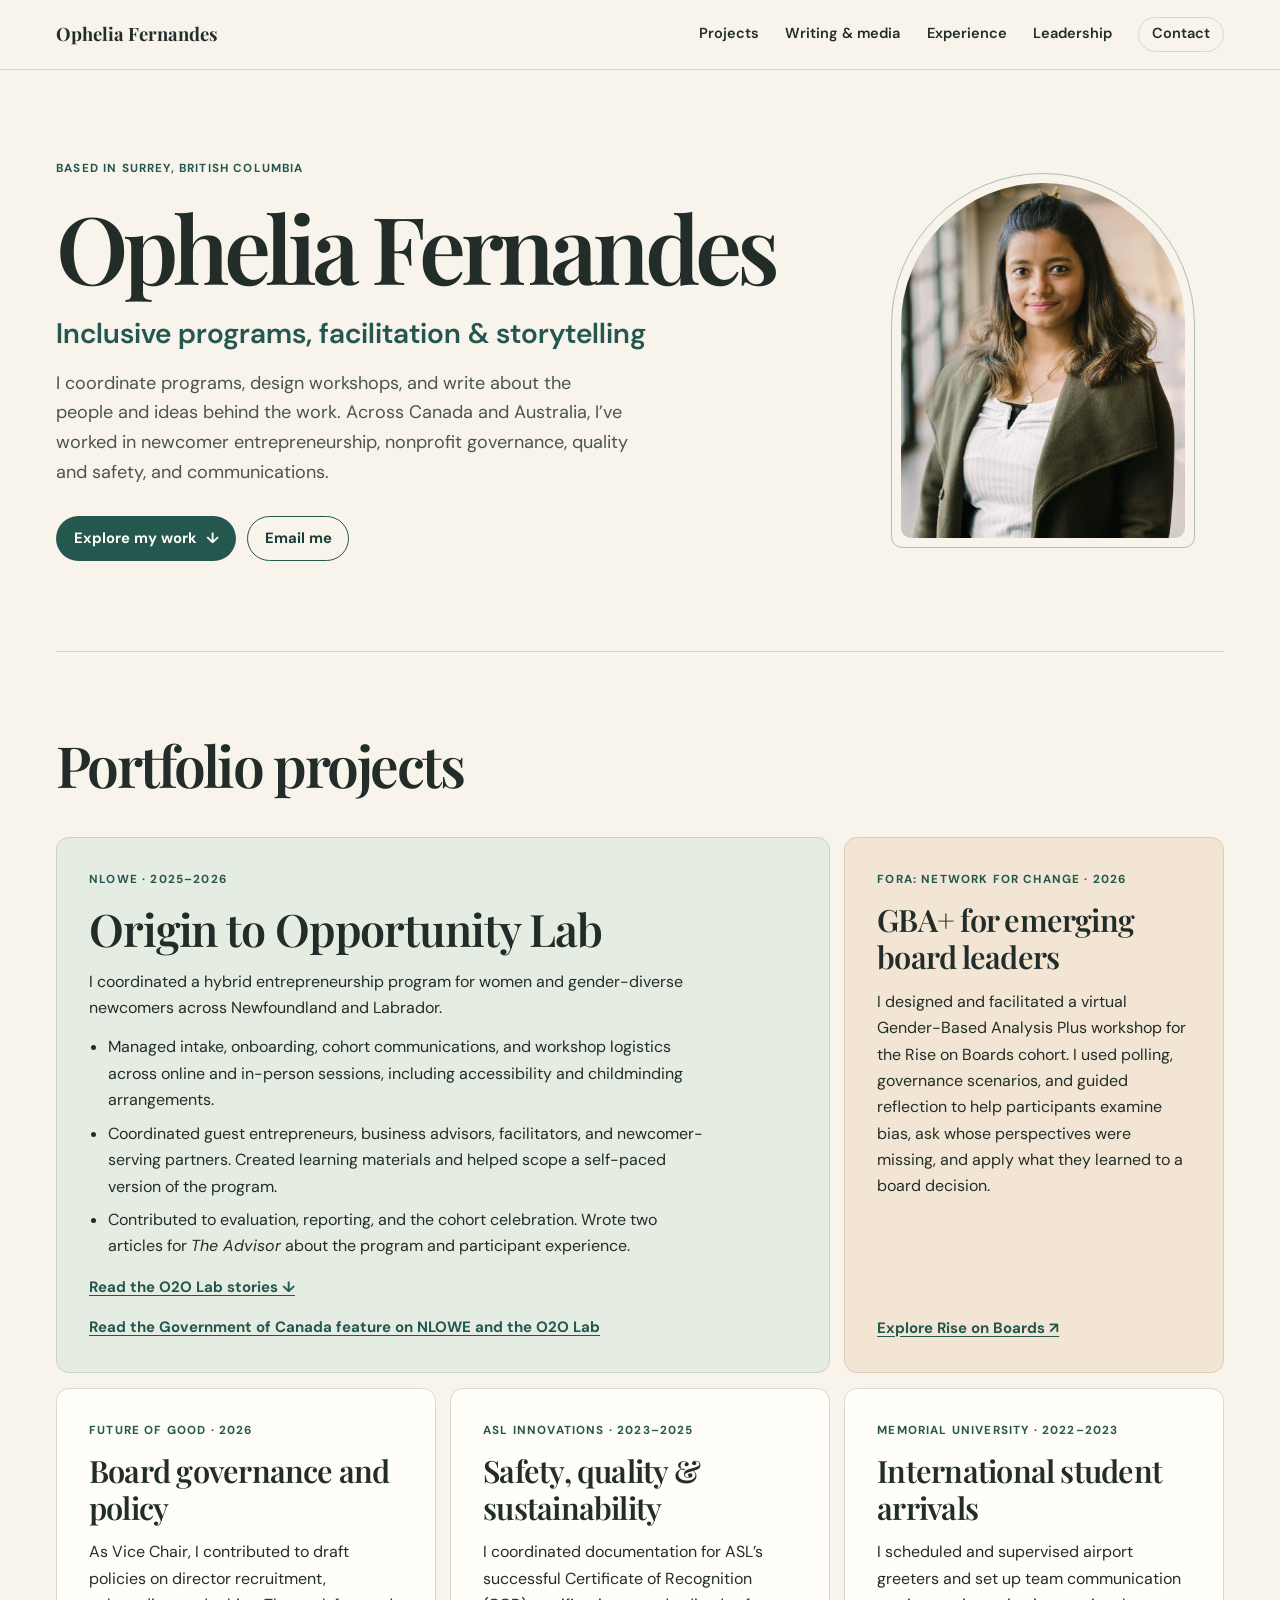
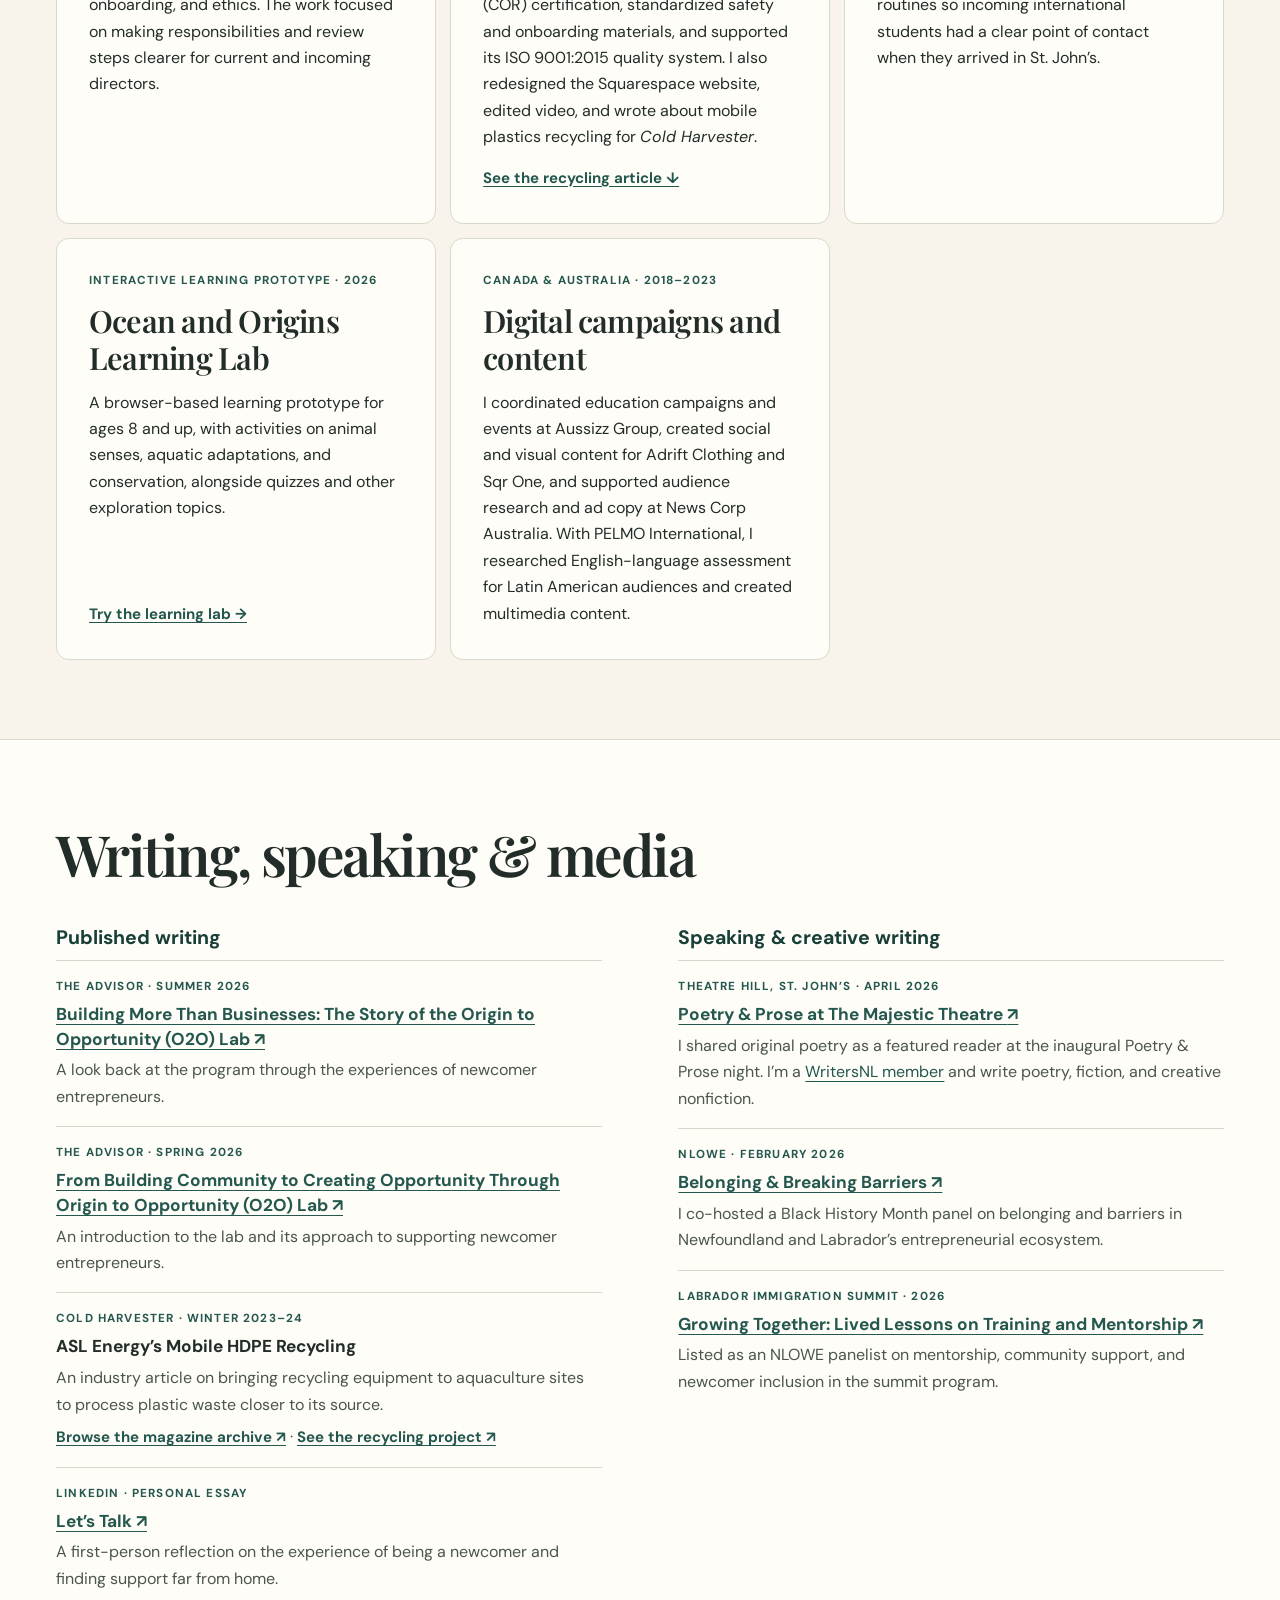
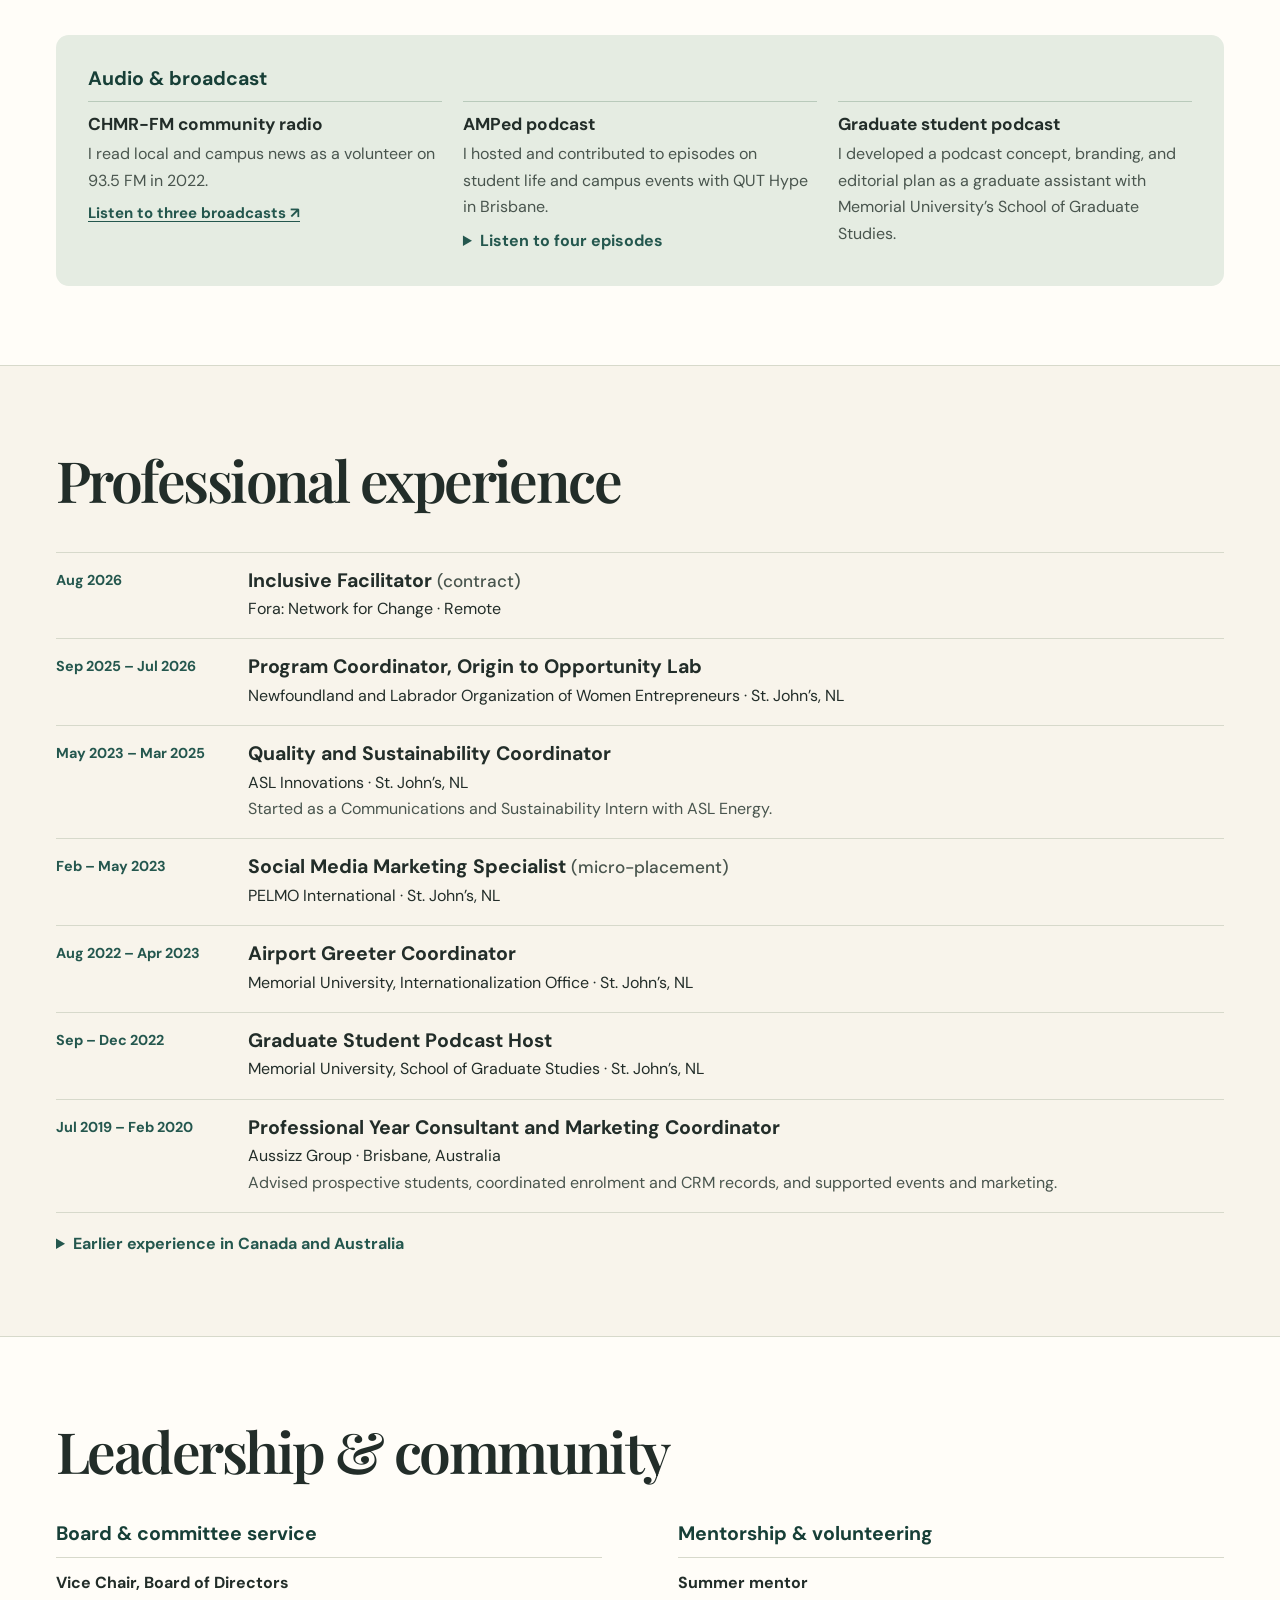
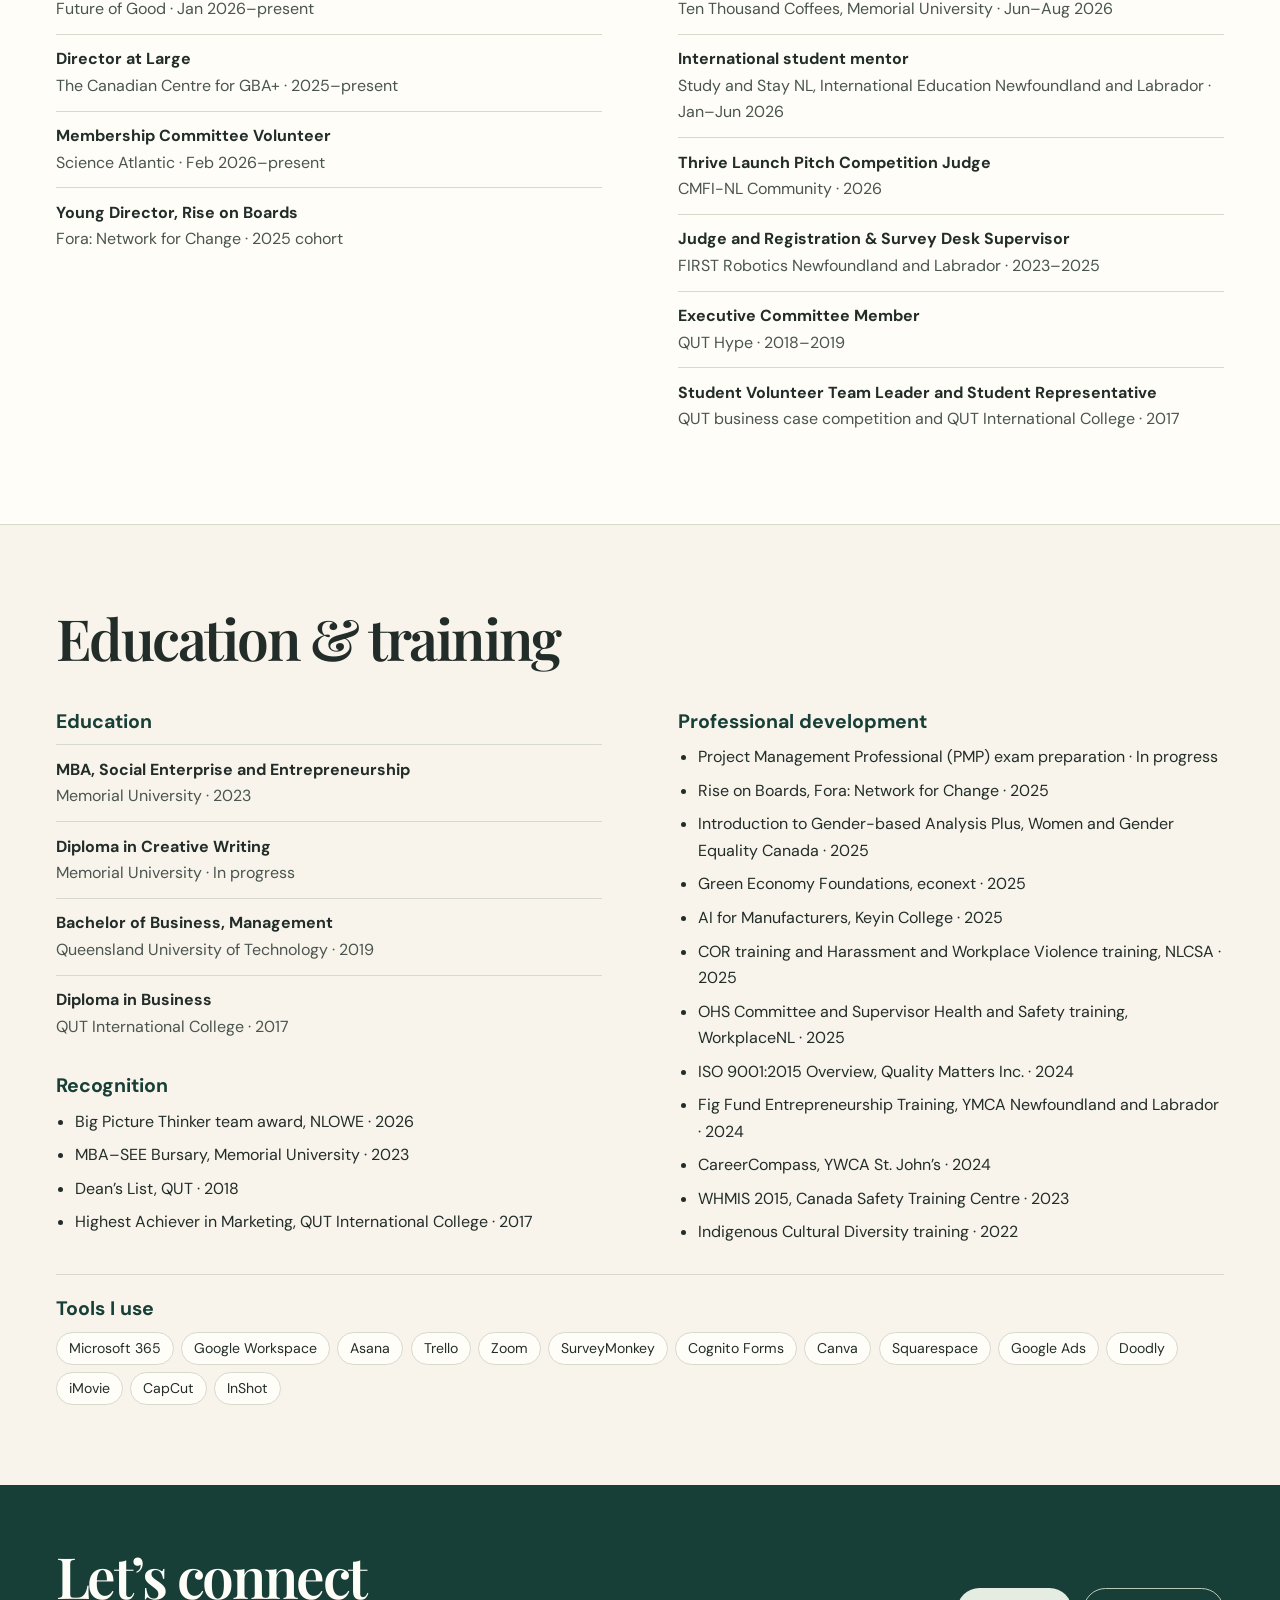
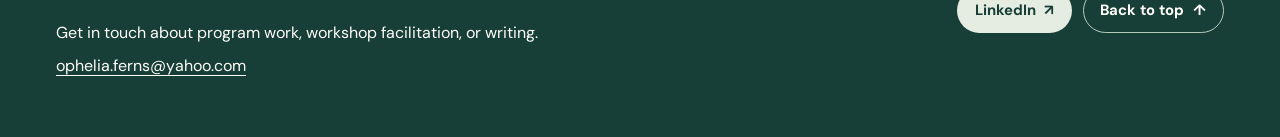
<file: index.html>
<!doctype html>
<html lang="en">
  <head>
    <meta charset="utf-8">
    <meta name="viewport" content="width=device-width, initial-scale=1">
    <title>Ophelia Fernandes | Portfolio</title>
    <meta name="description" content="Ophelia Fernandes is a Surrey, BC-based program coordinator, facilitator, and writer. Explore her work in inclusive entrepreneurship, nonprofit governance, sustainability, and storytelling.">
    <link rel="canonical" href="https://ophelia19.github.io/ophelia-portfolio/">
    <meta property="og:type" content="website">
    <meta property="og:title" content="Ophelia Fernandes | Portfolio">
    <meta property="og:description" content="Work in inclusive entrepreneurship, facilitation, nonprofit governance, sustainability, and storytelling.">
    <meta property="og:url" content="https://ophelia19.github.io/ophelia-portfolio/">
    <meta property="og:image" content="https://ophelia19.github.io/ophelia-portfolio/assets/ophelia-fernandes.webp">
    <meta name="theme-color" content="#f8f4eb">
    <link rel="preconnect" href="https://fonts.googleapis.com">
    <link rel="preconnect" href="https://fonts.gstatic.com" crossorigin>
    <link href="https://fonts.googleapis.com/css2?family=DM+Sans:wght@400;500;600;700&family=Playfair+Display:wght@500;600;700&display=swap" rel="stylesheet">
    <link rel="stylesheet" href="./styles.css">
  </head>
  <body id="top">
    <a class="skip-link" href="#main-content">Skip to main content</a>
    <header class="site-header">
      <div class="container site-header-inner">
        <a class="wordmark" href="#top">Ophelia Fernandes</a>
        <nav aria-label="Main navigation">
          <ul>
            <li><a href="#work">Projects</a></li>
            <li><a href="#writing">Writing &amp; media</a></li>
            <li><a href="#experience">Experience</a></li>
            <li><a href="#leadership">Leadership</a></li>
            <li><a class="nav-contact" href="#contact">Contact</a></li>
          </ul>
        </nav>
      </div>
    </header>

    <main id="main-content" tabindex="-1">
      <section class="hero container" aria-labelledby="intro">
        <div>
          <p class="eyebrow">Based in Surrey, British Columbia</p>
          <h1 id="intro">Ophelia Fernandes</h1>
          <p class="hero-focus">Inclusive programs, facilitation &amp; storytelling</p>
          <p class="lead">I coordinate programs, design workshops, and write about the people and ideas behind the work. Across Canada and Australia, I’ve worked in newcomer entrepreneurship, nonprofit governance, quality and safety, and communications.</p>
          <div class="actions">
            <a class="button" href="#work">Explore my work <span aria-hidden="true">↓</span></a>
            <a class="button button-outline" href="mailto:ophelia.ferns@yahoo.com">Email me</a>
          </div>
        </div>
        <div class="hero-portrait">
          <img src="./assets/ophelia-fernandes.webp" alt="Portrait of Ophelia Fernandes" width="800" height="1200" fetchpriority="high">
        </div>
      </section>

      <section class="container section" id="work" aria-labelledby="work-title">
        <h2 id="work-title">Portfolio projects</h2>
        <div class="project-grid">
          <article class="project project-feature">
            <p class="eyebrow">NLOWE · 2025–2026</p>
            <h3>Origin to Opportunity Lab</h3>
            <p>I coordinated a hybrid entrepreneurship program for women and gender-diverse newcomers across Newfoundland and Labrador.</p>
            <ul class="work-list">
              <li>Managed intake, onboarding, cohort communications, and workshop logistics across online and in-person sessions, including accessibility and childminding arrangements.</li>
              <li>Coordinated guest entrepreneurs, business advisors, facilitators, and newcomer-serving partners. Created learning materials and helped scope a self-paced version of the program.</li>
              <li>Contributed to evaluation, reporting, and the cohort celebration. Wrote two articles for <cite>The Advisor</cite> about the program and participant experience.</li>
            </ul>
            <a class="text-link" href="#advisor-writing">Read the O2O Lab stories <span aria-hidden="true">↓</span></a>
            <p><a class="text-link" href="https://www.canada.ca/en/women-gender-equality/funding/equality-action/nlowe.html">Read the Government of Canada feature on NLOWE and the O2O Lab</a></p>
          </article>

          <article class="project project-sand">
            <p class="eyebrow">Fora: Network for Change · 2026</p>
            <h3>GBA+ for emerging board leaders</h3>
            <p>I designed and facilitated a virtual Gender-Based Analysis Plus workshop for the Rise on Boards cohort. I used polling, governance scenarios, and guided reflection to help participants examine bias, ask whose perspectives were missing, and apply what they learned to a board decision.</p>
            <a class="text-link" href="https://www.foranetwork.org/riseonboards">Explore Rise on Boards <span aria-hidden="true">↗</span></a>
          </article>

          <article class="project">
            <p class="eyebrow">Future of Good · 2026</p>
            <h3>Board governance and policy</h3>
            <p>As Vice Chair, I contributed to draft policies on director recruitment, onboarding, and ethics. The work focused on making responsibilities and review steps clearer for current and incoming directors.</p>
          </article>

          <article class="project">
            <p class="eyebrow">ASL Innovations · 2023–2025</p>
            <h3>Safety, quality &amp; sustainability</h3>
            <p>I coordinated documentation for ASL’s successful Certificate of Recognition (COR) certification, standardized safety and onboarding materials, and supported its ISO 9001:2015 quality system. I also redesigned the Squarespace website, edited video, and wrote about mobile plastics recycling for <cite>Cold Harvester</cite>.</p>
            <a class="text-link" href="#cold-harvester">See the recycling article <span aria-hidden="true">↓</span></a>
          </article>

          <article class="project">
            <p class="eyebrow">Memorial University · 2022–2023</p>
            <h3>International student arrivals</h3>
            <p>I scheduled and supervised airport greeters and set up team communication routines so incoming international students had a clear point of contact when they arrived in St. John’s.</p>
          </article>

          <article class="project">
            <p class="eyebrow">Interactive learning prototype · 2026</p>
            <h3>Ocean and Origins Learning Lab</h3>
            <p>A browser-based learning prototype for ages 8 and up, with activities on animal senses, aquatic adaptations, and conservation, alongside quizzes and other exploration topics.</p>
            <a class="text-link" href="./kids-edutainment-app/">Try the learning lab <span aria-hidden="true">→</span></a>
          </article>

          <article class="project">
            <p class="eyebrow">Canada &amp; Australia · 2018–2023</p>
            <h3>Digital campaigns and content</h3>
            <p>I coordinated education campaigns and events at Aussizz Group, created social and visual content for Adrift Clothing and Sqr One, and supported audience research and ad copy at News Corp Australia. With PELMO International, I researched English-language assessment for Latin American audiences and created multimedia content.</p>
          </article>
        </div>
      </section>

      <section class="band" id="writing" aria-labelledby="writing-title">
        <div class="container section">
          <h2 id="writing-title">Writing, speaking &amp; media</h2>
          <div class="writing-grid">
            <div>
              <h3 class="group-heading" id="advisor-writing">Published writing</h3>
              <div class="entry">
                <p class="eyebrow">The Advisor · Summer 2026</p>
                <h4><a href="https://cloud.3dissue.com/163710/163976/191578/NLOWEFallEditionAdvisor/index.html?r=3">Building More Than Businesses: The Story of the Origin to Opportunity (O2O) Lab <span aria-hidden="true">↗</span></a></h4>
                <p>A look back at the program through the experiences of newcomer entrepreneurs.</p>
              </div>
              <div class="entry">
                <p class="eyebrow">The Advisor · Spring 2026</p>
                <h4><a href="https://cloud.3dissue.com/163710/163976/191578/NLOWESpringEdition2026/index.html?r=19">From Building Community to Creating Opportunity Through Origin to Opportunity (O2O) Lab <span aria-hidden="true">↗</span></a></h4>
                <p>An introduction to the lab and its approach to supporting newcomer entrepreneurs.</p>
              </div>
              <div class="entry" id="cold-harvester">
                <p class="eyebrow">Cold Harvester · Winter 2023–24</p>
                <h4>ASL Energy’s Mobile HDPE Recycling</h4>
                <p>An industry article on bringing recycling equipment to aquaculture sites to process plastic waste closer to its source.</p>
                <p><a class="text-link" href="https://naia.ca/cold-harvester-magazine/">Browse the magazine archive <span aria-hidden="true">↗</span></a> · <a class="text-link" href="https://springboardatlantic.ca/case-study-springboards-360-cleantech-project-inspires-an-award-winning-sustainable-innovation/">See the recycling project <span aria-hidden="true">↗</span></a></p>
              </div>
              <div class="entry">
                <p class="eyebrow">LinkedIn · Personal essay</p>
                <h4><a href="https://www.linkedin.com/pulse/lets-talk-ophelia-fernandes-vkfse">Let’s Talk <span aria-hidden="true">↗</span></a></h4>
                <p>A first-person reflection on the experience of being a newcomer and finding support far from home.</p>
              </div>
            </div>

            <div>
              <h3 class="group-heading">Speaking &amp; creative writing</h3>
              <div class="entry">
                <p class="eyebrow">Theatre Hill, St. John’s · April 2026</p>
                <h4><a href="https://periodicityjournal.blogspot.com/2026/08/christina-wells-letters-from-field.html">Poetry &amp; Prose at The Majestic Theatre <span aria-hidden="true">↗</span></a></h4>
                <p>I shared original poetry as a featured reader at the inaugural Poetry &amp; Prose night. I’m a <a href="https://writersnl.ca/membership/directory/">WritersNL member</a> and write poetry, fiction, and creative nonfiction.</p>
              </div>
              <div class="entry">
                <p class="eyebrow">NLOWE · February 2026</p>
                <h4><a href="https://www.linkedin.com/posts/gillianogyiri_blackhistorymonth-leadership-entrepreneurship-activity-7432124169540079617-Bd55">Belonging &amp; Breaking Barriers <span aria-hidden="true">↗</span></a></h4>
                <p>I co-hosted a Black History Month panel on belonging and barriers in Newfoundland and Labrador’s entrepreneurial ecosystem.</p>
              </div>
              <div class="entry">
                <p class="eyebrow">Labrador Immigration Summit · 2026</p>
                <h4><a href="https://chamberlabrador.com/wp-content/uploads/2026/02/2026-LABRADOR-IMMIGRATION-SUMMIT-Working-Internal-2.pdf">Growing Together: Lived Lessons on Training and Mentorship <span aria-hidden="true">↗</span></a></h4>
                <p>Listed as an NLOWE panelist on mentorship, community support, and newcomer inclusion in the summit program.</p>
              </div>
            </div>
          </div>

          <div class="audio">
            <h3 class="group-heading">Audio &amp; broadcast</h3>
            <div class="audio-grid">
              <article>
                <h4>CHMR-FM community radio</h4>
                <p>I read local and campus news as a volunteer on 93.5 FM in 2022.</p>
                <a class="text-link" href="https://drive.google.com/drive/folders/10Q1TS1s_6BSZRggIBdcosUv3OMFeFC7Q">Listen to three broadcasts <span aria-hidden="true">↗</span></a>
              </article>
              <article>
                <h4>AMPed podcast</h4>
                <p>I hosted and contributed to episodes on student life and campus events with QUT Hype in Brisbane.</p>
                <details>
                  <summary>Listen to four episodes</summary>
                  <ul>
                    <li><a href="https://open.spotify.com/episode/0CmqDwWCOWVWd8HNbTcBaz">AMPed special edition</a></li>
                    <li><a href="https://open.spotify.com/episode/49yIhSIe3g90TudG8QB2uJ">QUT Monster Megagame with Jack Ford Morgan</a></li>
                    <li><a href="https://open.spotify.com/episode/0GcCMMYcCS0ZhTjv9rP9lh">O’Week</a></li>
                    <li><a href="https://open.spotify.com/episode/6MXrkeA87dxSsJLYH8qMHQ">Season 5, episode 4</a></li>
                  </ul>
                </details>
              </article>
              <article>
                <h4>Graduate student podcast</h4>
                <p>I developed a podcast concept, branding, and editorial plan as a graduate assistant with Memorial University’s School of Graduate Studies.</p>
              </article>
            </div>
          </div>
        </div>
      </section>

      <section class="container section" id="experience" aria-labelledby="experience-title">
        <h2 id="experience-title">Professional experience</h2>
        <ol class="experience-list">
          <li>
            <p class="date">Aug 2026</p>
            <div><h3>Inclusive Facilitator <span class="role-detail">(contract)</span></h3><p>Fora: Network for Change · Remote</p></div>
          </li>
          <li>
            <p class="date">Sep 2025 – Jul 2026</p>
            <div><h3>Program Coordinator, Origin to Opportunity Lab</h3><p>Newfoundland and Labrador Organization of Women Entrepreneurs · St. John’s, NL</p></div>
          </li>
          <li>
            <p class="date">May 2023 – Mar 2025</p>
            <div><h3>Quality and Sustainability Coordinator</h3><p>ASL Innovations · St. John’s, NL</p><p class="role-detail">Started as a Communications and Sustainability Intern with ASL Energy.</p></div>
          </li>
          <li>
            <p class="date">Feb – May 2023</p>
            <div><h3>Social Media Marketing Specialist <span class="role-detail">(micro-placement)</span></h3><p>PELMO International · St. John’s, NL</p></div>
          </li>
          <li>
            <p class="date">Aug 2022 – Apr 2023</p>
            <div><h3>Airport Greeter Coordinator</h3><p>Memorial University, Internationalization Office · St. John’s, NL</p></div>
          </li>
          <li>
            <p class="date">Sep – Dec 2022</p>
            <div><h3>Graduate Student Podcast Host</h3><p>Memorial University, School of Graduate Studies · St. John’s, NL</p></div>
          </li>
          <li>
            <p class="date">Jul 2019 – Feb 2020</p>
            <div><h3>Professional Year Consultant and Marketing Coordinator</h3><p>Aussizz Group · Brisbane, Australia</p><p class="role-detail">Advised prospective students, coordinated enrolment and CRM records, and supported events and marketing.</p></div>
          </li>
        </ol>
        <details class="early-experience">
          <summary>Earlier experience in Canada and Australia</summary>
          <ul>
            <li><strong>Bath &amp; Body Works</strong> · Sales Associate · Aug–Nov 2022</li>
            <li><strong>Media Q Inc.</strong> · Freelance Audio Recording Technician for events in St. John’s · May–Jul 2022</li>
            <li><strong>News Corp Australia</strong> · Work Placement Intern · Jun–Jul 2019</li>
            <li><strong>Adrift Clothing</strong> · Marketing Intern · Mar–Aug 2019</li>
            <li><strong>Romano Business Accountants</strong> · Administrator/Receptionist · Apr–May 2019</li>
            <li><strong>Sqr One</strong> · Content and Marketing Intern · Aug–Nov 2018</li>
            <li><strong>Oaktree</strong> · Projects Officer, student outreach and fundraising · Mar–Jul 2018</li>
            <li><strong>Mavriq Global</strong> · Sales Representative · Oct 2017–Feb 2018</li>
          </ul>
        </details>
      </section>

      <section class="band" id="leadership" aria-labelledby="leadership-title">
        <div class="container section">
          <h2 id="leadership-title">Leadership &amp; community</h2>
          <div class="leadership-grid">
            <div>
              <h3 class="group-heading">Board &amp; committee service</h3>
              <ul class="role-list">
                <li><strong>Vice Chair, Board of Directors</strong><span>Future of Good · Jan 2026–present</span></li>
                <li><strong>Director at Large</strong><span>The Canadian Centre for GBA+ · 2025–present</span></li>
                <li><strong>Membership Committee Volunteer</strong><span>Science Atlantic · Feb 2026–present</span></li>
                <li><strong>Young Director, Rise on Boards</strong><span>Fora: Network for Change · 2025 cohort</span></li>
              </ul>
            </div>
            <div>
              <h3 class="group-heading">Mentorship &amp; volunteering</h3>
              <ul class="role-list">
                <li><strong>Summer mentor</strong><span>Ten Thousand Coffees, Memorial University · Jun–Aug 2026</span></li>
                <li><strong>International student mentor</strong><span>Study and Stay NL, International Education Newfoundland and Labrador · Jan–Jun 2026</span></li>
                <li><strong>Thrive Launch Pitch Competition Judge</strong><span>CMFI-NL Community · 2026</span></li>
                <li><strong>Judge and Registration &amp; Survey Desk Supervisor</strong><span>FIRST Robotics Newfoundland and Labrador · 2023–2025</span></li>
                <li><strong>Executive Committee Member</strong><span>QUT Hype · 2018–2019</span></li>
                <li><strong>Student Volunteer Team Leader and Student Representative</strong><span>QUT business case competition and QUT International College · 2017</span></li>
              </ul>
            </div>
          </div>
        </div>
      </section>

      <section class="container section" id="education" aria-labelledby="education-title">
        <h2 id="education-title">Education &amp; training</h2>
        <div class="education-grid">
          <div>
            <h3 class="group-heading">Education</h3>
            <ul class="role-list">
              <li><strong>MBA, Social Enterprise and Entrepreneurship</strong><span>Memorial University · 2023</span></li>
              <li><strong>Diploma in Creative Writing</strong><span>Memorial University · In progress</span></li>
              <li><strong>Bachelor of Business, Management</strong><span>Queensland University of Technology · 2019</span></li>
              <li><strong>Diploma in Business</strong><span>QUT International College · 2017</span></li>
            </ul>
            <h3 class="group-heading recognition-heading">Recognition</h3>
            <ul class="simple-list">
              <li>Big Picture Thinker team award, NLOWE · 2026</li>
              <li>MBA–SEE Bursary, Memorial University · 2023</li>
              <li>Dean’s List, QUT · 2018</li>
              <li>Highest Achiever in Marketing, QUT International College · 2017</li>
            </ul>
          </div>
          <div>
            <h3 class="group-heading">Professional development</h3>
            <ul class="simple-list">
              <li>Project Management Professional (PMP) exam preparation · In progress</li>
              <li>Rise on Boards, Fora: Network for Change · 2025</li>
              <li>Introduction to Gender-based Analysis Plus, Women and Gender Equality Canada · 2025</li>
              <li>Green Economy Foundations, econext · 2025</li>
              <li>AI for Manufacturers, Keyin College · 2025</li>
              <li>COR training and Harassment and Workplace Violence training, NLCSA · 2025</li>
              <li>OHS Committee and Supervisor Health and Safety training, WorkplaceNL · 2025</li>
              <li>ISO 9001:2015 Overview, Quality Matters Inc. · 2024</li>
              <li>Fig Fund Entrepreneurship Training, YMCA Newfoundland and Labrador · 2024</li>
              <li>CareerCompass, YWCA St. John’s · 2024</li>
              <li>WHMIS 2015, Canada Safety Training Centre · 2023</li>
              <li>Indigenous Cultural Diversity training · 2022</li>
            </ul>
          </div>
        </div>
        <div class="tools">
          <h3 class="group-heading">Tools I use</h3>
          <ul class="chips">
            <li>Microsoft 365</li><li>Google Workspace</li><li>Asana</li><li>Trello</li><li>Zoom</li>
            <li>SurveyMonkey</li><li>Cognito Forms</li><li>Canva</li><li>Squarespace</li>
            <li>Google Ads</li><li>Doodly</li><li>iMovie</li><li>CapCut</li><li>InShot</li>
          </ul>
        </div>
      </section>
    </main>

    <footer id="contact" class="footer" aria-labelledby="contact-title">
      <div class="container footer-inner">
        <div>
          <h2 id="contact-title">Let’s connect</h2>
          <p>Get in touch about program work, workshop facilitation, or writing.</p>
          <a href="mailto:ophelia.ferns@yahoo.com">ophelia.ferns@yahoo.com</a>
        </div>
        <div class="actions">
          <a class="button" href="https://www.linkedin.com/in/ophelia-fernandes">LinkedIn <span aria-hidden="true">↗</span></a>
          <a class="button button-outline" href="#top">Back to top <span aria-hidden="true">↑</span></a>
        </div>
      </div>
    </footer>
  </body>
</html>
</file>
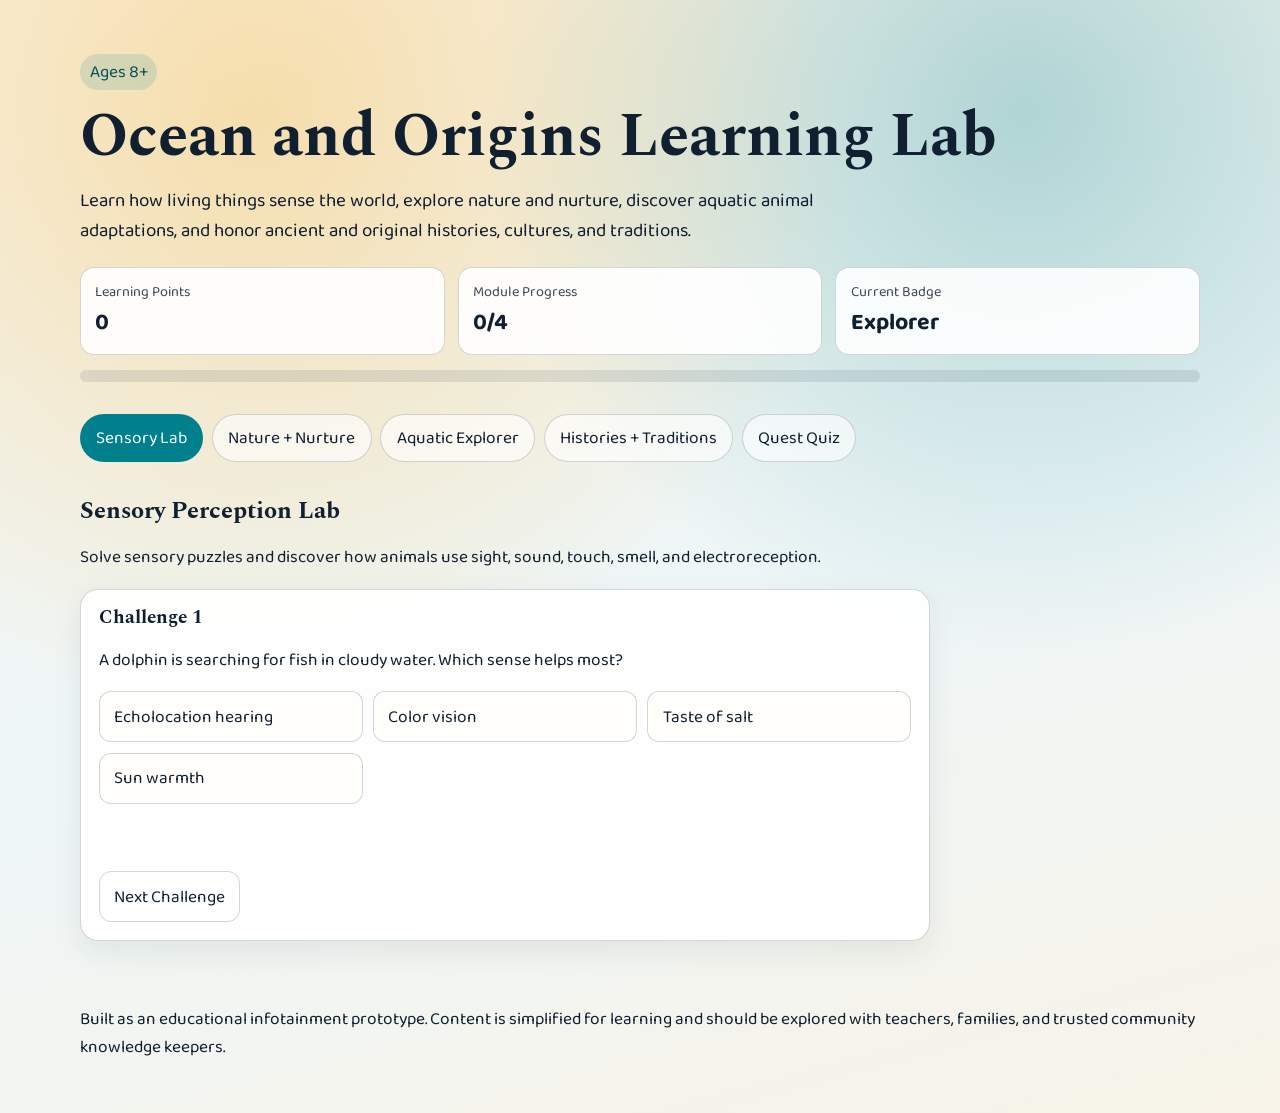
<file: kids-edutainment-app/index.html>
<!doctype html>
<html lang="en">
  <head>
    <meta charset="UTF-8" />
    <meta name="viewport" content="width=device-width, initial-scale=1.0" />
    <title>Ocean and Origins Learning Lab</title>
    <meta
      name="description"
      content="An educational infotainment app for kids exploring sensory perception, nature vs nurture, aquatic animals, and world histories and traditions."
    />
    <link rel="preconnect" href="https://fonts.googleapis.com" />
    <link rel="preconnect" href="https://fonts.gstatic.com" crossorigin />
    <link
      href="https://fonts.googleapis.com/css2?family=Baloo+2:wght@500;700&family=Spectral:wght@400;600;700&display=swap"
      rel="stylesheet"
    />
    <link rel="stylesheet" href="./styles.css" />
    <script defer src="./app.js"></script>
  </head>
  <body>
    <a class="skip-link" href="#main-content">Skip to main content</a>

    <header class="hero shell">
      <p class="kicker">Ages 8+</p>
      <h1>Ocean and Origins Learning Lab</h1>
      <p class="intro">
        Learn how living things sense the world, explore nature and nurture,
        discover aquatic animal adaptations, and honor ancient and original
        histories, cultures, and traditions.
      </p>

      <div class="hero-metrics" aria-live="polite">
        <div class="metric">
          <span class="metric-label">Learning Points</span>
          <strong id="points-value">0</strong>
        </div>
        <div class="metric">
          <span class="metric-label">Module Progress</span>
          <strong id="progress-text">0/4</strong>
        </div>
        <div class="metric">
          <span class="metric-label">Current Badge</span>
          <strong id="badge-text">Explorer</strong>
        </div>
      </div>

      <div class="progress-track" role="img" aria-label="Learning module progress">
        <div class="progress-fill" id="progress-fill"></div>
      </div>
    </header>

    <main id="main-content" class="shell" tabindex="-1">
      <nav class="tabs" aria-label="Learning Modules">
        <div role="tablist" aria-label="Learning Modules">
          <button
            id="tab-sensory"
            class="tab-button"
            role="tab"
            aria-selected="true"
            aria-controls="panel-sensory"
            tabindex="0"
          >
            Sensory Lab
          </button>
          <button
            id="tab-nature"
            class="tab-button"
            role="tab"
            aria-selected="false"
            aria-controls="panel-nature"
            tabindex="-1"
          >
            Nature + Nurture
          </button>
          <button
            id="tab-aquatic"
            class="tab-button"
            role="tab"
            aria-selected="false"
            aria-controls="panel-aquatic"
            tabindex="-1"
          >
            Aquatic Explorer
          </button>
          <button
            id="tab-culture"
            class="tab-button"
            role="tab"
            aria-selected="false"
            aria-controls="panel-culture"
            tabindex="-1"
          >
            Histories + Traditions
          </button>
          <button
            id="tab-quiz"
            class="tab-button"
            role="tab"
            aria-selected="false"
            aria-controls="panel-quiz"
            tabindex="-1"
          >
            Quest Quiz
          </button>
        </div>
      </nav>

      <section
        id="panel-sensory"
        class="panel"
        role="tabpanel"
        aria-labelledby="tab-sensory"
      >
        <h2>Sensory Perception Lab</h2>
        <p>
          Solve sensory puzzles and discover how animals use sight, sound,
          touch, smell, and electroreception.
        </p>

        <article class="card challenge">
          <h3 id="sensory-number">Challenge 1</h3>
          <p id="sensory-prompt"></p>
          <div id="sensory-options" class="button-grid" aria-label="Answer options"></div>
          <p id="sensory-feedback" class="feedback" aria-live="polite"></p>
          <button id="next-sensory" class="action ghost" type="button">
            Next Challenge
          </button>
        </article>
      </section>

      <section
        id="panel-nature"
        class="panel"
        role="tabpanel"
        aria-labelledby="tab-nature"
        hidden
      >
        <h2>Nature and Nurture Studio</h2>
        <p>
          Many traits come from both biology and environment. Try estimating the
          balance, then compare with research-based ranges.
        </p>

        <article class="card">
          <label class="label" for="trait-select">Choose a trait to explore</label>
          <select id="trait-select"></select>

          <div class="split">
            <div>
              <h3>Nature Influences</h3>
              <ul id="nature-list"></ul>
            </div>
            <div>
              <h3>Nurture Influences</h3>
              <ul id="nurture-list"></ul>
            </div>
          </div>

          <label class="label" for="nature-nurture-slider">
            Estimate nurture influence: <span id="nurture-value">50%</span>
          </label>
          <input
            id="nature-nurture-slider"
            type="range"
            min="0"
            max="100"
            value="50"
          />
          <p class="micro">Left = mostly nature, Right = mostly nurture.</p>
          <button id="check-balance" class="action" type="button">
            Check My Estimate
          </button>
          <p id="balance-feedback" class="feedback" aria-live="polite"></p>
        </article>
      </section>

      <section
        id="panel-aquatic"
        class="panel"
        role="tabpanel"
        aria-labelledby="tab-aquatic"
        hidden
      >
        <h2>Aquatic Animal Explorer</h2>
        <p>
          Browse aquatic animals, learn sensory adaptations, and practice
          conservation-minded choices.
        </p>

        <div class="filter-row" aria-label="Filter animals by habitat">
          <button class="filter active" type="button" data-filter="all">All</button>
          <button class="filter" type="button" data-filter="ocean">Ocean</button>
          <button class="filter" type="button" data-filter="reef">Reef</button>
          <button class="filter" type="button" data-filter="freshwater">Freshwater</button>
          <button class="filter" type="button" data-filter="polar">Polar</button>
        </div>

        <div id="animal-grid" class="animal-grid" aria-label="Aquatic animal cards"></div>

        <article id="animal-detail" class="card detail" aria-live="polite">
          <h3 id="animal-name">Select an animal</h3>
          <p id="animal-fact">
            Choose a card above to reveal sensory superpowers and culture-safe
            conservation action ideas.
          </p>
          <p><strong>Key Sense:</strong> <span id="animal-sense">-</span></p>
          <p><strong>Adaptation:</strong> <span id="animal-adaptation">-</span></p>
          <p><strong>Take Action:</strong> <span id="animal-action">-</span></p>
        </article>
      </section>

      <section
        id="panel-culture"
        class="panel"
        role="tabpanel"
        aria-labelledby="tab-culture"
        hidden
      >
        <h2>Ancient and Original Histories, Cultures, and Traditions</h2>
        <p>
          Explore respectful snapshots from multiple cultures and practice how
          to learn with curiosity, care, and consent.
        </p>

        <article class="card">
          <label class="label" for="culture-select">Choose a culture or civilization</label>
          <select id="culture-select"></select>

          <div class="culture-card">
            <h3 id="culture-name"></h3>
            <p id="culture-region" class="micro"></p>
            <p id="culture-history"></p>
            <p><strong>Tradition:</strong> <span id="culture-tradition"></span></p>
            <p><strong>Value:</strong> <span id="culture-value"></span></p>
          </div>

          <fieldset class="respect-check">
            <legend id="respect-question"></legend>
            <div id="respect-options"></div>
          </fieldset>

          <button id="check-respect" class="action" type="button">
            Check Respect Choice
          </button>
          <p id="respect-feedback" class="feedback" aria-live="polite"></p>
        </article>
      </section>

      <section
        id="panel-quiz"
        class="panel"
        role="tabpanel"
        aria-labelledby="tab-quiz"
        hidden
      >
        <h2>Quest Quiz</h2>
        <p>Test your learning across all modules. You can replay to improve.</p>

        <article class="card">
          <button id="start-quiz" class="action" type="button">Start Quiz</button>

          <div id="quiz-area" hidden>
            <p id="quiz-progress" class="micro"></p>
            <h3 id="quiz-question"></h3>
            <div id="quiz-options" class="button-grid"></div>
            <p id="quiz-feedback" class="feedback" aria-live="polite"></p>
            <button id="next-quiz" class="action ghost" type="button" hidden>
              Next Question
            </button>
          </div>

          <p id="quiz-result" class="feedback strong" aria-live="polite"></p>
        </article>
      </section>
    </main>

    <footer class="shell footer">
      <p>
        Built as an educational infotainment prototype. Content is simplified
        for learning and should be explored with teachers, families, and trusted
        community knowledge keepers.
      </p>
    </footer>
  </body>
</html>
</file>
<file: styles.css>
:root {
  color-scheme: light;
  --paper: #f8f4eb;
  --white: #fffdf8;
  --ink: #222d29;
  --subtle: #49554e;
  --teal: #24574e;
  --deep: #173f37;
  --mint: #e5ece2;
  --sand: #f2e5d4;
  --line: #d7d9cb;
  --focus: #985216;
  --serif: "Playfair Display", Georgia, serif;
  --sans: "DM Sans", system-ui, sans-serif;
}

* { box-sizing: border-box; }

body {
  margin: 0;
  background: var(--paper);
  color: var(--ink);
  font: 1rem/1.65 var(--sans);
}

p, h1, h2, h3, h4 { margin: 0; }

h1, h2, h3, h4 {
  line-height: 1.2;
  overflow-wrap: break-word;
}

h1, h2, .project h3 {
  font-family: var(--serif);
  font-weight: 600;
}

h1 { font-size: clamp(3rem, 7.3vw, 6.25rem); letter-spacing: -0.055em; }
h2 { font-size: clamp(2.15rem, 4.6vw, 3.55rem); letter-spacing: -0.045em; }
h3 { font-size: 1.22rem; }
h4 { font-size: 1.08rem; }

a {
  color: var(--teal);
  text-underline-offset: 0.22em;
}

a:hover { color: var(--deep); text-decoration-thickness: 2px; }

:focus-visible {
  outline: 3px solid var(--focus);
  outline-offset: 4px;
}

.skip-link {
  position: absolute;
  z-index: 2;
  inset: 0.75rem auto auto 0.75rem;
  padding: 0.55rem 0.85rem;
  border-radius: 0.4rem;
  background: var(--white);
  transform: translateY(-160%);
}

.skip-link:focus { transform: none; }

.container {
  width: min(73rem, calc(100% - 3rem));
  margin-inline: auto;
}

.site-header { border-bottom: 1px solid var(--line); }

.site-header-inner,
.site-header nav ul {
  display: flex;
  align-items: center;
  flex-wrap: wrap;
}

.site-header-inner { justify-content: space-between; gap: 0.25rem 1.5rem; padding-block: 0.9rem; }

.wordmark {
  font-family: var(--serif);
  font-size: 1.15rem;
  font-weight: 700;
}

.site-header nav ul {
  gap: 0.1rem clamp(0.8rem, 2.2vw, 1.65rem);
  list-style: none;
  padding: 0;
  margin: 0;
}

.site-header a {
  display: inline-block;
  padding-block: 0.3rem;
  text-decoration: none;
  color: var(--ink);
}

.site-header a:hover { text-decoration: underline; }
.site-header nav a { font-size: 0.91rem; font-weight: 600; }

.site-header .nav-contact {
  border: 1px solid var(--line);
  border-radius: 2rem;
  padding-inline: 0.8rem;
}

.hero {
  display: grid;
  grid-template-columns: minmax(0, 1fr) minmax(16rem, 31%);
  align-items: center;
  gap: clamp(2rem, 5.5vw, 5rem);
  padding-block: clamp(3rem, 7vw, 6.2rem);
  border-bottom: 1px solid var(--line);
}

.eyebrow {
  color: var(--teal);
  font-size: 0.73rem;
  font-weight: 700;
  letter-spacing: 0.1em;
  text-transform: uppercase;
}

.hero h1 { margin-block: 0.7rem 0.9rem; }

.hero-focus {
  color: var(--teal);
  font-size: clamp(1.18rem, 2.6vw, 1.77rem);
  font-weight: 600;
  line-height: 1.28;
}

.lead {
  max-width: 36rem;
  margin-top: 1rem;
  color: var(--subtle);
  font-size: clamp(1rem, 1.6vw, 1.13rem);
}

.actions {
  display: flex;
  flex-wrap: wrap;
  align-items: center;
  gap: 0.65rem;
}

.hero .actions { margin-top: 1.75rem; }

.button {
  display: inline-flex;
  justify-content: center;
  align-items: center;
  min-height: 2.85rem;
  gap: 0.55rem;
  padding: 0.45rem 1.05rem;
  border: 1px solid transparent;
  border-radius: 2rem;
  background: var(--teal);
  color: var(--white);
  font-size: 0.93rem;
  font-weight: 700;
  text-decoration: none;
}

.button:hover { background: var(--deep); color: var(--white); }
.button-outline { background: transparent; color: var(--deep); border-color: var(--teal); }
.button-outline:hover { background: var(--mint); color: var(--deep); }

.hero-portrait {
  width: 100%;
  max-width: 19rem;
  margin-inline: auto;
  padding: 0.55rem;
  border: 1px solid #aabeaf;
  border-radius: 11rem 11rem 0.8rem 0.8rem;
}

.hero-portrait img {
  display: block;
  width: 100%;
  height: auto;
  aspect-ratio: 4 / 5;
  object-fit: cover;
  object-position: center 31%;
  border-radius: inherit;
  background: var(--mint);
}

.section { padding-block: clamp(3rem, 6.2vw, 5rem); }
.section > h2 { margin-bottom: clamp(1.45rem, 3vw, 2.35rem); }
.band { background: var(--white); border-block: 1px solid var(--line); }

.project-grid, .writing-grid, .leadership-grid, .education-grid, .audio-grid {
  display: grid;
  grid-template-columns: repeat(2, minmax(0, 1fr));
}

.project-grid { grid-template-columns: repeat(3, minmax(0, 1fr)); gap: 0.9rem; }

.project {
  display: flex;
  flex-direction: column;
  gap: 0.8rem;
  padding: clamp(1.25rem, 2.8vw, 2rem);
  border: 1px solid var(--line);
  border-radius: 0.8rem;
  background: var(--white);
}

.project-feature {
  grid-column: span 2;
  background: var(--mint);
  border-color: #c6d3c6;
}

.project-sand { background: var(--sand); border-color: #decdb8; }
.project h3 { font-size: clamp(1.4rem, 2.4vw, 1.95rem); letter-spacing: -0.025em; }
.project-feature h3 { font-size: clamp(1.8rem, 3.6vw, 2.8rem); }
.project p:not(.eyebrow), .work-list { max-width: 39rem; }
.work-list, .simple-list { margin: 0; padding-inline-start: 1.2rem; }
.work-list li + li, .simple-list li + li { margin-top: 0.45rem; }
.project .text-link { margin-top: auto; padding-top: 0.15rem; align-self: flex-start; }

.text-link { display: inline-block; font-size: 0.94rem; font-weight: 700; }

.writing-grid, .education-grid, .leadership-grid { gap: 1.75rem clamp(2rem, 6vw, 5rem); }
.group-heading { margin-bottom: 0.7rem; color: var(--deep); }

.entry {
  padding-block: 1rem;
  border-top: 1px solid var(--line);
}

.entry .eyebrow { margin-bottom: 0.35rem; }
.entry h4 { line-height: 1.42; }
.entry p:not(.eyebrow), .audio p { margin-top: 0.4rem; color: var(--subtle); }

.audio {
  margin-top: 1.65rem;
  padding: clamp(1.2rem, 3vw, 2rem);
  border-radius: 0.8rem;
  background: var(--mint);
}

.audio-grid { grid-template-columns: repeat(3, minmax(0, 1fr)); gap: 1.3rem; }
.audio-grid article { padding-top: 0.75rem; border-top: 1px solid #b9cabb; }
.audio .text-link, .audio details { margin-top: 0.45rem; }

details summary {
  cursor: pointer;
  color: var(--teal);
  font-weight: 700;
  width: fit-content;
}

details summary:hover { text-decoration: underline; text-underline-offset: 0.2em; }
details ul { margin: 0.6rem 0 0; padding-inline-start: 1.25rem; }
details li + li { margin-top: 0.4rem; }

.experience-list, .role-list {
  list-style: none;
  padding: 0;
  margin: 0;
}

.experience-list > li {
  display: grid;
  grid-template-columns: 11rem minmax(0, 1fr);
  align-items: start;
  gap: 0.25rem 1rem;
  padding-block: 1rem;
  border-top: 1px solid var(--line);
}

.experience-list > li:last-child { border-bottom: 1px solid var(--line); }
.experience-list .date { font-size: 0.9rem; font-weight: 700; color: var(--teal); }
.experience-list h3 { margin-bottom: 0.25rem; }
.experience-list h3 .role-detail { font-weight: 500; font-size: 0.88em; }
.experience-list .role-detail { color: var(--subtle); }
.early-experience { margin-top: 1.1rem; }

.role-list li { padding-block: 0.72rem; border-top: 1px solid var(--line); }
.role-list span { display: block; color: var(--subtle); }
.recognition-heading { margin-top: 1.4rem; }

.tools { margin-top: 1.75rem; padding-top: 1.4rem; border-top: 1px solid var(--line); }

.chips {
  display: flex;
  flex-wrap: wrap;
  gap: 0.45rem;
  margin: 0;
  padding: 0;
  list-style: none;
}

.chips li {
  padding: 0.25rem 0.75rem;
  background: var(--white);
  border: 1px solid var(--line);
  border-radius: 2rem;
  font-size: 0.88rem;
}

.footer { background: var(--deep); color: var(--white); }

.footer-inner {
  display: flex;
  flex-wrap: wrap;
  justify-content: space-between;
  align-items: center;
  gap: 1.4rem;
  padding-block: clamp(2.3rem, 5vw, 3.6rem);
}

.footer p { margin-block: 0.6rem 0.4rem; }
.footer a { color: var(--white); }
.footer .button { background: var(--mint); color: var(--deep); }
.footer .button:hover { background: var(--white); }
.footer .button-outline { background: transparent; color: var(--white); border-color: #b7cbbb; }
.footer .button-outline:hover { color: var(--deep); }
.footer a:focus-visible { outline-color: #f1c181; }

@media (max-width: 64rem) {
  .project-grid { grid-template-columns: repeat(2, minmax(0, 1fr)); }
}

@media (max-width: 46rem) {
  .hero { grid-template-columns: 1fr; }
  .hero-portrait { margin-inline: 0; max-width: 14rem; }
  .audio-grid { grid-template-columns: 1fr; }
}

@media (max-width: 38rem) {
  .container { width: calc(100% - 2rem); }
  .project-grid, .writing-grid, .leadership-grid, .education-grid, .experience-list > li { grid-template-columns: 1fr; }
  .project-feature { grid-column: auto; }
}
</file>
<file: kids-edutainment-app/styles.css>
:root {
  --sand: #f7f3e8;
  --ink: #112031;
  --reef: #007f8c;
  --coral: #c84b31;
  --sun: #f3a712;
  --card: rgba(255, 255, 255, 0.9);
  --line: rgba(17, 32, 49, 0.18);
  --good: #1f7a38;
  --warn: #8f3f2f;
}

*,
*::before,
*::after {
  box-sizing: border-box;
}

html {
  scroll-behavior: smooth;
}

body {
  margin: 0;
  font-family: "Baloo 2", sans-serif;
  color: var(--ink);
  background:
    radial-gradient(circle at 20% 10%, rgba(243, 167, 18, 0.3), transparent 42%),
    radial-gradient(circle at 80% 10%, rgba(0, 127, 140, 0.28), transparent 38%),
    linear-gradient(165deg, #f9f5ec 0%, #eef6f7 55%, #f7f3e8 100%);
  min-height: 100vh;
}

h1,
h2,
h3 {
  font-family: "Spectral", serif;
  line-height: 1.15;
  margin: 0 0 0.8rem;
}

p,
li,
button,
select,
label,
legend {
  font-size: 1.08rem;
}

.shell {
  width: min(1120px, 92vw);
  margin: 0 auto;
}

.skip-link {
  position: absolute;
  left: 0.8rem;
  top: 0.8rem;
  transform: translateY(-220%);
  background: #ffffff;
  color: #111827;
  border: 2px solid var(--reef);
  border-radius: 9px;
  padding: 0.55rem 0.8rem;
  text-decoration: none;
  z-index: 100;
}

.skip-link:focus-visible {
  transform: translateY(0);
}

.hero {
  padding: 3.4rem 0 2rem;
}

.kicker {
  display: inline-block;
  margin: 0 0 0.8rem;
  padding: 0.25rem 0.6rem;
  border-radius: 999px;
  background: rgba(0, 127, 140, 0.14);
  color: #0a4e56;
}

h1 {
  font-size: clamp(2rem, 5vw, 3.8rem);
}

.intro {
  margin: 0;
  max-width: 70ch;
  font-size: 1.18rem;
}

.hero-metrics {
  margin-top: 1.3rem;
  display: grid;
  grid-template-columns: repeat(auto-fit, minmax(190px, 1fr));
  gap: 0.8rem;
}

.metric {
  background: var(--card);
  border: 1px solid var(--line);
  border-radius: 14px;
  padding: 0.8rem 0.9rem;
}

.metric-label {
  display: block;
  font-size: 0.9rem;
  opacity: 0.82;
}

.metric strong {
  font-size: 1.45rem;
}

.progress-track {
  margin-top: 0.9rem;
  width: 100%;
  height: 12px;
  border-radius: 999px;
  background: rgba(17, 32, 49, 0.1);
  overflow: hidden;
}

.progress-fill {
  width: 0%;
  height: 100%;
  background: linear-gradient(90deg, var(--reef), var(--sun));
  transition: width 0.35s ease;
}

.tabs {
  margin: 0 0 1rem;
}

[role="tablist"] {
  display: flex;
  flex-wrap: wrap;
  gap: 0.55rem;
}

.tab-button {
  border: 1px solid var(--line);
  background: rgba(255, 255, 255, 0.62);
  color: var(--ink);
  border-radius: 999px;
  padding: 0.56rem 0.95rem;
  cursor: pointer;
  font-family: "Baloo 2", sans-serif;
  transition: transform 0.2s ease, background-color 0.2s ease;
}

.tab-button:hover {
  transform: translateY(-1px);
}

.tab-button[aria-selected="true"] {
  background: var(--reef);
  color: #f7ffff;
  border-color: transparent;
}

.panel {
  padding: 1.3rem 0 1.9rem;
}

.card {
  background: var(--card);
  border: 1px solid var(--line);
  border-radius: 18px;
  padding: 1.1rem;
  box-shadow: 0 10px 30px rgba(17, 32, 49, 0.08);
}

.challenge {
  max-width: 850px;
}

.button-grid {
  display: grid;
  gap: 0.65rem;
  grid-template-columns: repeat(auto-fit, minmax(210px, 1fr));
}

.answer,
.action,
.filter {
  border: 1px solid var(--line);
  border-radius: 12px;
  background: #fffefa;
  color: var(--ink);
  padding: 0.66rem 0.9rem;
  cursor: pointer;
  text-align: left;
  font-family: "Baloo 2", sans-serif;
}

.answer:hover,
.action:hover,
.filter:hover {
  background: #fff6e6;
}

.answer.correct {
  border-color: rgba(31, 122, 56, 0.46);
  background: rgba(31, 122, 56, 0.12);
}

.answer.wrong {
  border-color: rgba(143, 63, 47, 0.46);
  background: rgba(143, 63, 47, 0.12);
}

.action {
  margin-top: 0.9rem;
  background: var(--reef);
  border-color: transparent;
  color: #f5ffff;
}

.action.ghost {
  background: transparent;
  border-color: var(--line);
  color: var(--ink);
}

.feedback {
  margin-top: 0.75rem;
  min-height: 1.5rem;
}

.feedback.good {
  color: var(--good);
}

.feedback.warn {
  color: var(--warn);
}

.feedback.strong {
  font-size: 1.16rem;
}

.label {
  display: inline-block;
  margin-bottom: 0.35rem;
}

select,
input[type="range"] {
  width: 100%;
  margin-bottom: 0.85rem;
}

input[type="range"] {
  accent-color: var(--coral);
}

.split {
  display: grid;
  gap: 1rem;
  grid-template-columns: repeat(auto-fit, minmax(240px, 1fr));
}

.micro {
  margin: 0.3rem 0;
  font-size: 0.95rem;
  opacity: 0.84;
}

.filter-row {
  display: flex;
  flex-wrap: wrap;
  gap: 0.5rem;
  margin: 0.7rem 0 1rem;
}

.filter.active {
  background: #d8f0f3;
  border-color: rgba(0, 127, 140, 0.52);
}

.animal-grid {
  display: grid;
  gap: 0.75rem;
  grid-template-columns: repeat(auto-fit, minmax(205px, 1fr));
}

.animal-card {
  border-radius: 15px;
  padding: 0.9rem;
  border: 1px solid var(--line);
  background: #f9ffff;
  cursor: pointer;
  text-align: left;
}

.animal-card:hover {
  background: #eef9fa;
}

.detail {
  margin-top: 1rem;
}

.culture-card {
  border: 1px dashed var(--line);
  border-radius: 14px;
  padding: 0.9rem;
  margin-bottom: 0.9rem;
  background: #fffdf5;
}

.respect-check {
  border: 1px solid var(--line);
  border-radius: 12px;
  padding: 0.8rem;
}

.radio-row {
  margin: 0.35rem 0;
  display: flex;
  gap: 0.5rem;
  align-items: flex-start;
}

.footer {
  padding: 1rem 0 2.2rem;
}

:focus-visible {
  outline: 3px solid #9f4300;
  outline-offset: 3px;
}

@media (max-width: 700px) {
  .hero {
    padding-top: 2.1rem;
  }

  p,
  li,
  button,
  select,
  label,
  legend {
    font-size: 1rem;
  }
}

@media (prefers-reduced-motion: reduce) {
  html {
    scroll-behavior: auto;
  }

  *,
  *::before,
  *::after {
    animation-duration: 0.01ms !important;
    animation-iteration-count: 1 !important;
    transition-duration: 0.01ms !important;
    scroll-behavior: auto !important;
  }
}
</file>
